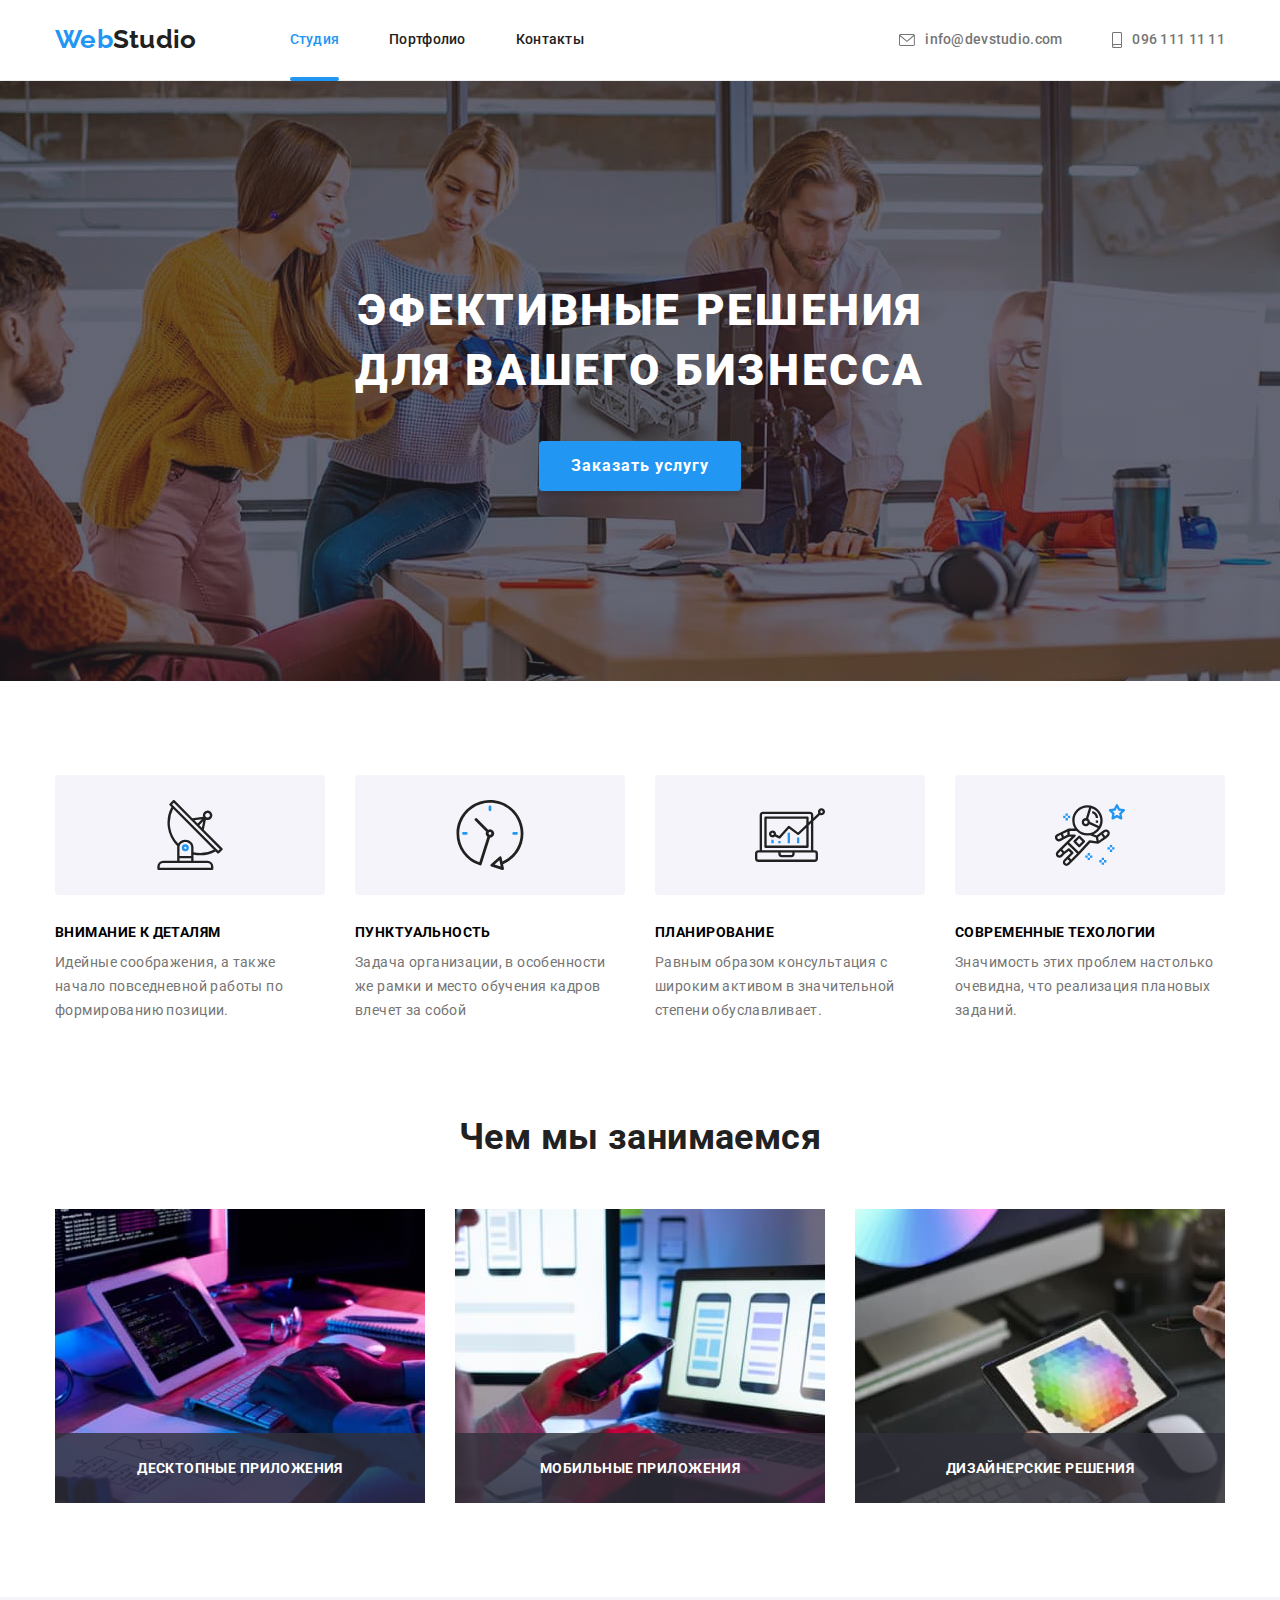
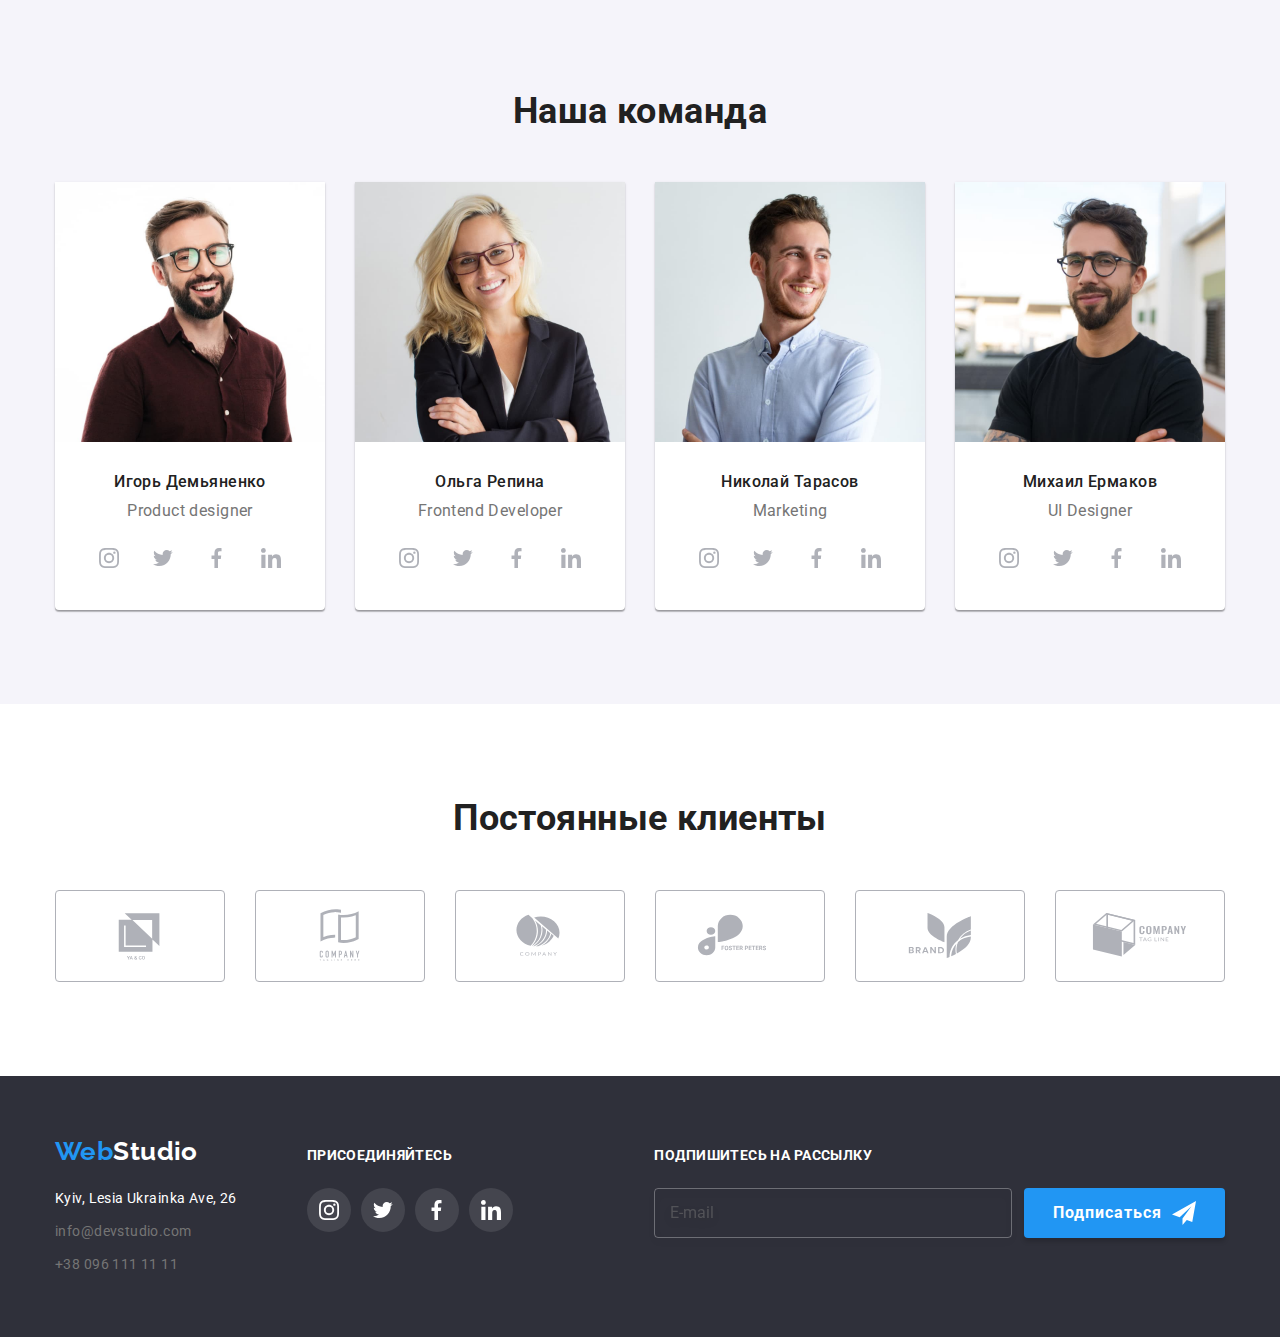
<file: index.html>
<!DOCTYPE html>
<html lang="ru">

<head>
  <meta charset="UTF-8" />
  <meta http-equiv="X-UA-Compatible" content="IE=edge" />
  <meta name="viewport" content="width=device-width, initial-scale=1.0" />
  <title>Document</title>
  <link rel="stylesheet"
    href="https://cdnjs.cloudflare.com/ajax/libs/modern-normalize/1.0.0/modern-normalize.min.css" />
  <link href="https://fonts.googleapis.com/css2?family=Raleway:wght@700&family=Roboto:wght@400;500;700;900&display=swap"
    rel="stylesheet" />
  <link rel="stylesheet" href="./css/style.css" />
</head>

<!--шапка сайта-->
<header class="page-header">
  <div class="header-container container">
    <nav class="nav">

      <a href="index.html" class="link logo">Web<span class="logo-studio">Studio</span></a>
      <ul class="list nav-list">

        <li class="nav-list-item"><a href="index.html" class="nav-link link blue">Студия</a></li>

        <li class="nav-list-item"><a href="portfolio.html" class="nav-link link">Портфолио</a></li>

        <li class="nav-list-item"><a href="" class="nav-link link">Контакты</a></li>
      </ul>
    </nav>
    <ul class="list contact-list">
      <li class="contact-list-item"><a href="mailto:info@devstudio.com" class="link contact-link"><svg
            class="icon mail-icon">
            <use href="./images/index_logo/symbol-defs.svg#icon-mailbox"></use>
          </svg>
          info@devstudio.com</a></li>

      <li class="contact-list-item"><a href="tel:+380961111111" class="link contact-link">
          <svg class="icon tel-icon">
            <use href="./images/index_logo/symbol-defs.svg#icon-smartphone"></use>
          </svg>
          096 111 11 11</a></li>
    </ul>

  </div>
</header>
<main>
  <!--главная страница-->

  <section class="hero">
    <div class="container">
      <h1 class="hero-title">Эфективные решения для вашего бизнесса</h1>
      <button type="button" class="hero-button" data-modal-open>Заказать услугу</button>
    </div>
  </section>

  <section class="description section">
    <div class="container">
      <h2 class="visually-hidden">Наши особенности</h2>
      <ul class="description-list list card-set">
        <li class="description-item">
          <div class="description-icon">
            <svg class="icon">
              <use href="./images/index_logo/symbol-defs.svg#icon-antenna-1"></use>
            </svg>
          </div>
          <h3 class="description-title">Внимание к деталям</h3>
          <p class="about-content">Идейные соображения, а также начало повседневной работы по формированию позиции.</p>
        </li>
        <li class="description-item">
          <div class="description-icon">
            <svg class="icon">
              <use href="./images/index_logo/symbol-defs.svg#icon-clock-2"></use>
            </svg>
          </div>
          <h3 class="description-title">Пунктуальность</h3>
          <p class="about-content">
            Задача организации, в особенности же рамки и место обучения кадров влечет за собой
          </p>
        </li>
        <li class="description-item">
          <div class="description-icon">
            <svg class="icon">
              <use href="./images/index_logo/symbol-defs.svg#icon-diagram-3"></use>
            </svg>
          </div>
          <h3 class="description-title">Планирование</h3>
          <p class="about-content">
            Равным образом консультация с широким активом в значительной степени обуславливает.
          </p>
        </li>
        <li class="description-item">
          <div class="description-icon">
            <svg class="icon">
              <use href="./images/index_logo/symbol-defs.svg#icon-astronaut-4"></use>
            </svg>
          </div>
          <h3 class="description-title">Современные техологии</h3>
          <p class="about-content">Значимость этих проблем настолько очевидна, что реализация плановых заданий.</p>
        </li>
      </ul>
    </div>
  </section>

  <section class="section about">
    <div class="container">
      <h2 class="section-title">Чем мы занимаемся</h2>
      <ul class="about-list list card-set">

        <li class="about-item">

          <img src="./images/computer.jpg" alt="комп" width="370" height="294" />
          <div class="about-card">
            <p class="about-text">ДЕСКТОПНЫЕ ПРИЛОЖЕНИЯ</p>
          </div>
        </li>
        <li class="about-item">

          <img src="./images/telephone.jpg" alt="телефон" width="370" height="294" />
          <div class="about-card">
            <p class="about-text">МОБИЛЬНЫЕ ПРИЛОЖЕНИЯ</p>

          </div>
        </li>
        <li class="about-item">

          <img src="./images/tablet.jpg" alt="планшет" width="370" height="294" />
          <div class="about-card">
            <p class="about-text">ДИЗАЙНЕРСКИЕ РЕШЕНИЯ</p>
          </div>


        </li>


      </ul>
    </div>
  </section>
  <section class="team section">
    <div class="container">
      <h2 class="section-title">Наша команда</h2>
      <ul class="team-list list card-set">
        <li class="team-item">
          <img src="./images/man1.jpg" alt="Игорь Демьяненко" width="270" height="260" />
          <div class="team-about">
            <h3 class="team-name">Игорь Демьяненко</h3>
            <p class="team-work">Product designer</p>

            <ul class="socials list">
              <li class="socials-item">
                <a class="socials-link link" href="" target="_blank" rel="noopener noreferrer" aria-label="instagram">
                  <svg class="socials-icon" width="20px" height="20px">
                    <use href="./images/index_logo/symbol-defs.svg#icon-instagram"></use>
                  </svg>
                </a>
              </li>
              <li class="socials-item">
                <a class="socials-link link" href="" target="_blank" rel="noopener noreferrer" aria-label="twitter">
                  <svg class="socials-icon" width="20" height="20">
                    <use href="./images/index_logo/symbol-defs.svg#icon-twitter"></use>
                  </svg>
                </a>
              </li>
              <li class="socials-item">
                <a class="socials-link link" href="" target="_blank" rel="noopener noreferrer" aria-label="facebook">
                  <svg class="socials-icon" width="20" height="20">
                    <use href="./images/index_logo/symbol-defs.svg#icon-facebook"></use>
                  </svg>
                </a>
              </li>
              <li class="socials-item">
                <a class="socials-link link" href="" target="_blank" rel="noopener noreferrer" aria-label="linkedin">
                  <svg class="socials-icon" width="20" height="20">
                    <use href="./images/index_logo/symbol-defs.svg#icon-linkedin"></use>
                  </svg>
                </a>
              </li>
            </ul>
          </div>
        </li>
        <li class="team-item">
          <img src="./images/women1.jpg" alt="Ольга Репина" width="270" height="260" />
          <div class="team-about">
            <h3 class="team-name">Ольга Репина</h3>
            <p class="team-work">Frontend Developer</p>
            <ul class="socials list">
              <li class="socials-item">
                <a class="socials-link link" href="" target="_blank" rel="noopener noreferrer" aria-label="instagram">
                  <svg class="socials-icon" width="20px" height="20px">
                    <use href="./images/index_logo/symbol-defs.svg#icon-instagram"></use>
                  </svg>
                </a>
              </li>
              <li class="socials-item">
                <a class="socials-link link" href="" target="_blank" rel="noopener noreferrer" aria-label="twitter">
                  <svg class="socials-icon" width="20" height="20">
                    <use href="./images/index_logo/symbol-defs.svg#icon-twitter"></use>
                  </svg>
                </a>
              </li>
              <li class="socials-item">
                <a class="socials-link link" href="" target="_blank" rel="noopener noreferrer" aria-label="facebook">
                  <svg class="socials-icon" width="20" height="20">
                    <use href="./images/index_logo/symbol-defs.svg#icon-facebook"></use>
                  </svg>
                </a>
              </li>
              <li class="socials-item">
                <a class="socials-link link" href="" target="_blank" rel="noopener noreferrer" aria-label="linkedin">
                  <svg class="socials-icon" width="20" height="20">
                    <use href="./images/index_logo/symbol-defs.svg#icon-linkedin"></use>
                  </svg>
                </a>
              </li>
            </ul>
          </div>
        </li>

        <li class="team-item">
          <img src="./images/man2.jpg" alt="Николай Тарасов" width="270" height="260" />
          <div class="team-about">

            <h3 class="team-name">Николай Тарасов</h3>
            <p class="team-work">Marketing</p>
            <ul class="socials list">
              <li class="socials-item">
                <a class="socials-link link" href="" target="_blank" rel="noopener noreferrer" aria-label="instagram">
                  <svg class="socials-icon" width="20px" height="20px">
                    <use href="./images/index_logo/symbol-defs.svg#icon-instagram"></use>
                  </svg>
                </a>
              </li>
              <li class="socials-item">
                <a class="socials-link link" href="" target="_blank" rel="noopener noreferrer" aria-label="twitter">
                  <svg class="socials-icon" width="20" height="20">
                    <use href="./images/index_logo/symbol-defs.svg#icon-twitter"></use>
                  </svg>
                </a>
              </li>
              <li class="socials-item">
                <a class="socials-link link" href="" target="_blank" rel="noopener noreferrer" aria-label="facebook">
                  <svg class="socials-icon" width="20" height="20">
                    <use href="./images/index_logo/symbol-defs.svg#icon-facebook"></use>
                  </svg>
                </a>
              </li>
              <li class="socials-item">
                <a class="socials-link link" href="" target="_blank" rel="noopener noreferrer" aria-label="linkedin">
                  <svg class="socials-icon" width="20" height="20">
                    <use href="./images/index_logo/symbol-defs.svg#icon-linkedin"></use>
                  </svg>
                </a>

              </li>

            </ul>
          </div>

        <li class="team-item">
          <img src="./images/man3.jpg" alt="Михаил Ермаков" width="270" height="260" />

          <div class="team-about">
            <h3 class="team-name">Михаил Ермаков</h3>
            <p class="team-work">UI Designer</p>
            <ul class="socials list">
              <li class="socials-item">
                <a class="socials-link link" href="" target="_blank" rel="noopener noreferrer" aria-label="instagram">
                  <svg class="socials-icon" width="20px" height="20px">
                    <use href="./images/index_logo/symbol-defs.svg#icon-instagram"></use>
                  </svg>
                </a>
              </li>
              <li class="socials-item">
                <a class="socials-link link" href="" target="_blank" rel="noopener noreferrer" aria-label="twitter">
                  <svg class="socials-icon" width="20" height="20">
                    <use href="./images/index_logo/symbol-defs.svg#icon-twitter"></use>
                  </svg>
                </a>
              </li>
              <li class="socials-item">
                <a class="socials-link link" href="" target="_blank" rel="noopener noreferrer" aria-label="facebook">
                  <svg class="socials-icon" width="20" height="20">
                    <use href="./images/index_logo/symbol-defs.svg#icon-facebook"></use>
                  </svg>
                </a>
              </li>
              <li class="socials-item">
                <a class="socials-link link" href="" target="_blank" rel="noopener noreferrer" aria-label="linkedin">
                  <svg class="socials-icon" width="20" height="20">
                    <use href="./images/index_logo/symbol-defs.svg#icon-linkedin"></use>
                  </svg>
                </a>
              </li>
            </ul>

          </div>

      </ul>



    </div>

  </section>
  <section class="client-section section">
    <div class="container">
      <h3 class="section-title">Постоянные клиенты</h3>
      <ul class="card-set list ">
        <li class="client-logo-item">
          <a class="client-link link" href="" target="_blank" rel="noopener noreferrer" aria-label="linkedin">
            <svg class="socials-icon-logo" width="106" height="60">
              <use href="./images/index_logo/symbol-defs.svg#icon-Logo"></use>
            </svg>
          </a>

        </li>
        <li class="client-logo-item">
          <a class="client-link link" href="" target="_blank" rel="noopener noreferrer" aria-label="linkedin">
            <svg class="socials-icon-logo" width="106" height="60">
              <use href="./images/index_logo/symbol-defs.svg#icon-Logo-1"></use>
            </svg>
          </a>
        </li>
        <li class="client-logo-item">
          <a class="client-link link" href="" target="_blank" rel="noopener noreferrer" aria-label="linkedin">
            <svg class="socials-icon-logo" width="106" height="60">
              <use href="./images/index_logo/symbol-defs.svg#icon-Logo-2"></use>
            </svg>
          </a>
        </li>
        <li class="client-logo-item">
          <a class="client-link link" href="" target="_blank" rel="noopener noreferrer" aria-label="linkedin">
            <svg class="socials-icon-logo" width="106" height="60">
              <use href="./images/index_logo/symbol-defs.svg#icon-Logo-3"></use>
            </svg>
          </a>
        </li>
        <li class="client-logo-item">
          <a class="client-link link" href="" target="_blank" rel="noopener noreferrer" aria-label="linkedin">
            <svg class="socials-icon-logo" width="106" height="60">
              <use href="./images/index_logo/symbol-defs.svg#icon-Logo-4"></use>
            </svg>
          </a>
        </li>
        <li class="client-logo-item">
          <a class="client-link link" href="" target="_blank" rel="noopener noreferrer" aria-label="linkedin">
            <svg class="socials-icon-logo" width="106" height="60">
              <use href="./images/index_logo/symbol-defs.svg#icon-Logo-5"></use>
            </svg>
          </a>
        </li>
      </ul>
    </div>
  </section>


</main>

<!--футер-->


<footer class="footer-section">
  <div class="container">
    <div class="footer-container">
      <div class="footer-adress">
        <a href="index.html" class="logo-footer link logo">Web<span class="logo-studio">Studio</span>
        </a>
        <address class="footer-adress">
          <ul class="adress-list list">
            <li class="adress-item">
              <a class="link map" href="https://goo.gl/maps/7oPvkChuXzZk7sUt8" target="_blank"
                rel="noreferrer noopener">Kyiv, Lesia Ukrainka Ave, 26</a>
            </li>
            <li class="adress-item">
              <a href="mailto:info@devstudio.com" class="link">info@devstudio.com</a>
            </li>
            <li class="adress-item">
              <a href="tel:+380961111111" class="link">+38 096 111 11 11</a>
            </li>
          </ul>
        </address>
      </div>
      <div class="footer-social-list list">
        <p class="footer-social-title">Присоединяйтесь</p>
        <ul class="socials list">
          <li class="socials-item">
            <a class="socials-link link" href="" target="_blank" rel="noopener noreferrer" aria-label="instagram">
              <svg class="footer-socials-icon" width="20px" height="20px">
                <use href="./images/index_logo/symbol-defs.svg#icon-instagram"></use>
              </svg>
            </a>
          </li>
          <li class="socials-item">
            <a class="socials-link link" href="" target="_blank" rel="noopener noreferrer" aria-label="twitter">
              <svg class="footer-socials-icon" width="20" height="20">
                <use href="./images/index_logo/symbol-defs.svg#icon-twitter"></use>
              </svg>
            </a>
          </li>
          <li class="socials-item">
            <a class="socials-link link" href="" target="_blank" rel="noopener noreferrer" aria-label="facebook">
              <svg class="footer-socials-icon" width="20" height="20">
                <use href="./images/index_logo/symbol-defs.svg#icon-facebook"></use>
              </svg>
            </a>
          </li>
          <li class="socials-item">
            <a class="socials-link link" href="" target="_blank" rel="noopener noreferrer" aria-label="linkedin">
              <svg class="footer-socials-icon" width="20" height="20">
                <use href="./images/index_logo/symbol-defs.svg#icon-linkedin"></use>
              </svg>
            </a>
          </li>
        </ul>
      </div>
      <div class="footer-subscribe">
        <p class="footer-social-title">Подпишитесь на рассылку</p>
        <form class="footer-form">
          <input type="email" class="footer-form-input" name="email" placeholder="E-mail" required>
          <button class="footer-button hero-button" type="submit">Подписаться
            <svg class="footer-icon-send" width="24px" height="24px" xmlns="http://www.w3.org/2000/svg">
              <path
                d="M24 0L0 13.5L7.66994 16.3407L19.5 5.25002L10.5017 17.3896L10.509 17.3923L10.5 17.3896V24.0001L14.8013 18.982L20.2501 21.0001L24 0Z" />
            </svg>
          </button>
        </form>
      </div>
    </div>
  </div>
</footer>
<!-- Модальное окно-->
<div class="backdrop is-hidden" data-modal>
  <div class="modal">
    <!-- Контент модального окна -->
    <form class="form" autocomplete="off">
      <strong class="form-title">Залиште свої дані, ми вам передзвонимо</strong>

      <div class="register-form-group" role="group">

        <label class="form-field" for="name">
          <span class="form-label">Имя</span>
          <span class = "form-block">
          <input type="text" class="form-input" id="name" required minlength="3">
          <svg class="register-form-icon" width="18" height="18">
            <use href="./js/img_modal/modal-sybol.svg#iconperson-black"></use>
          </svg>
        </span>
        </label>


        <label class="form-field" for="telephone">
          <span class="form-label">Телефон</span>
          <span class = "form-block">
          <input type="tel" class="form-input" name="phone" id="telephone" required maxlength="13">
          <svg class="register-form-icon" width="18" height="18">
            <use href="./js/img_modal/modal-sybol.svg#iconphone-black"></use>
          </svg>
        </span>
        </label>

        <label class="form-field" for="mail">
          <span class="form-label">Почта</span>
          <span class = "form-block">
          <input type="email" class="form-input" name="mail" id="mail" required>
              <svg class="register-form-icon" width="18" height="18">
            <use href="./js/img_modal/modal-sybol.svg#iconemail-black"></use>
          </svg>
          </span>
        </label>

        <label for="coment" class="form-field">
          <span class="form-label">Коментарий</span>
          <textarea class="form-input text-input" name="coment" id="coment" rows="3"
            placeholder="Введите текст"></textarea>
        </label>
      </div>
      <label class="label-checkbox">
        <input class="checkbox" type="checkbox" name="checkbox">
        <span class="checkbox-icon"></span>
        <span class="checkbox-span">Соглашаюсь с рассылкой и принимаю <a class="blue" href="#order-agree">Условия
            договора</a></span>
      </label>
   
      <button class="hero-button" type="submit">Отправить</button>
 </form>
<!-- close-modal-button -->
    <button class="modal-close-button" data-modal-close>
      <svg width="30" height="30" fill="none" xmlns="http://www.w3.org/2000/svg">
        <circle cx="15" cy="15" r="15" fill="#fff" />
        <circle cx="15" cy="15" r="14.5" stroke="#000" stroke-opacity=".1" />
        <path class="close-button-cross"
          d="M21 10.1 19.9 9l-4.4 4.4L11.1 9 10 10.1l4.4 4.4-4.4 4.4 1.1 1.1 4.4-4.4 4.4 4.4 1.1-1.1-4.4-4.4 4.4-4.4Z"
          fill="#000" />
      </svg>
    </button>

  </div>
</div> <!-- <div class="overlay-modal"></div> -->

<script src="./js/modal.js"></script>
</body>

</html>
</file>
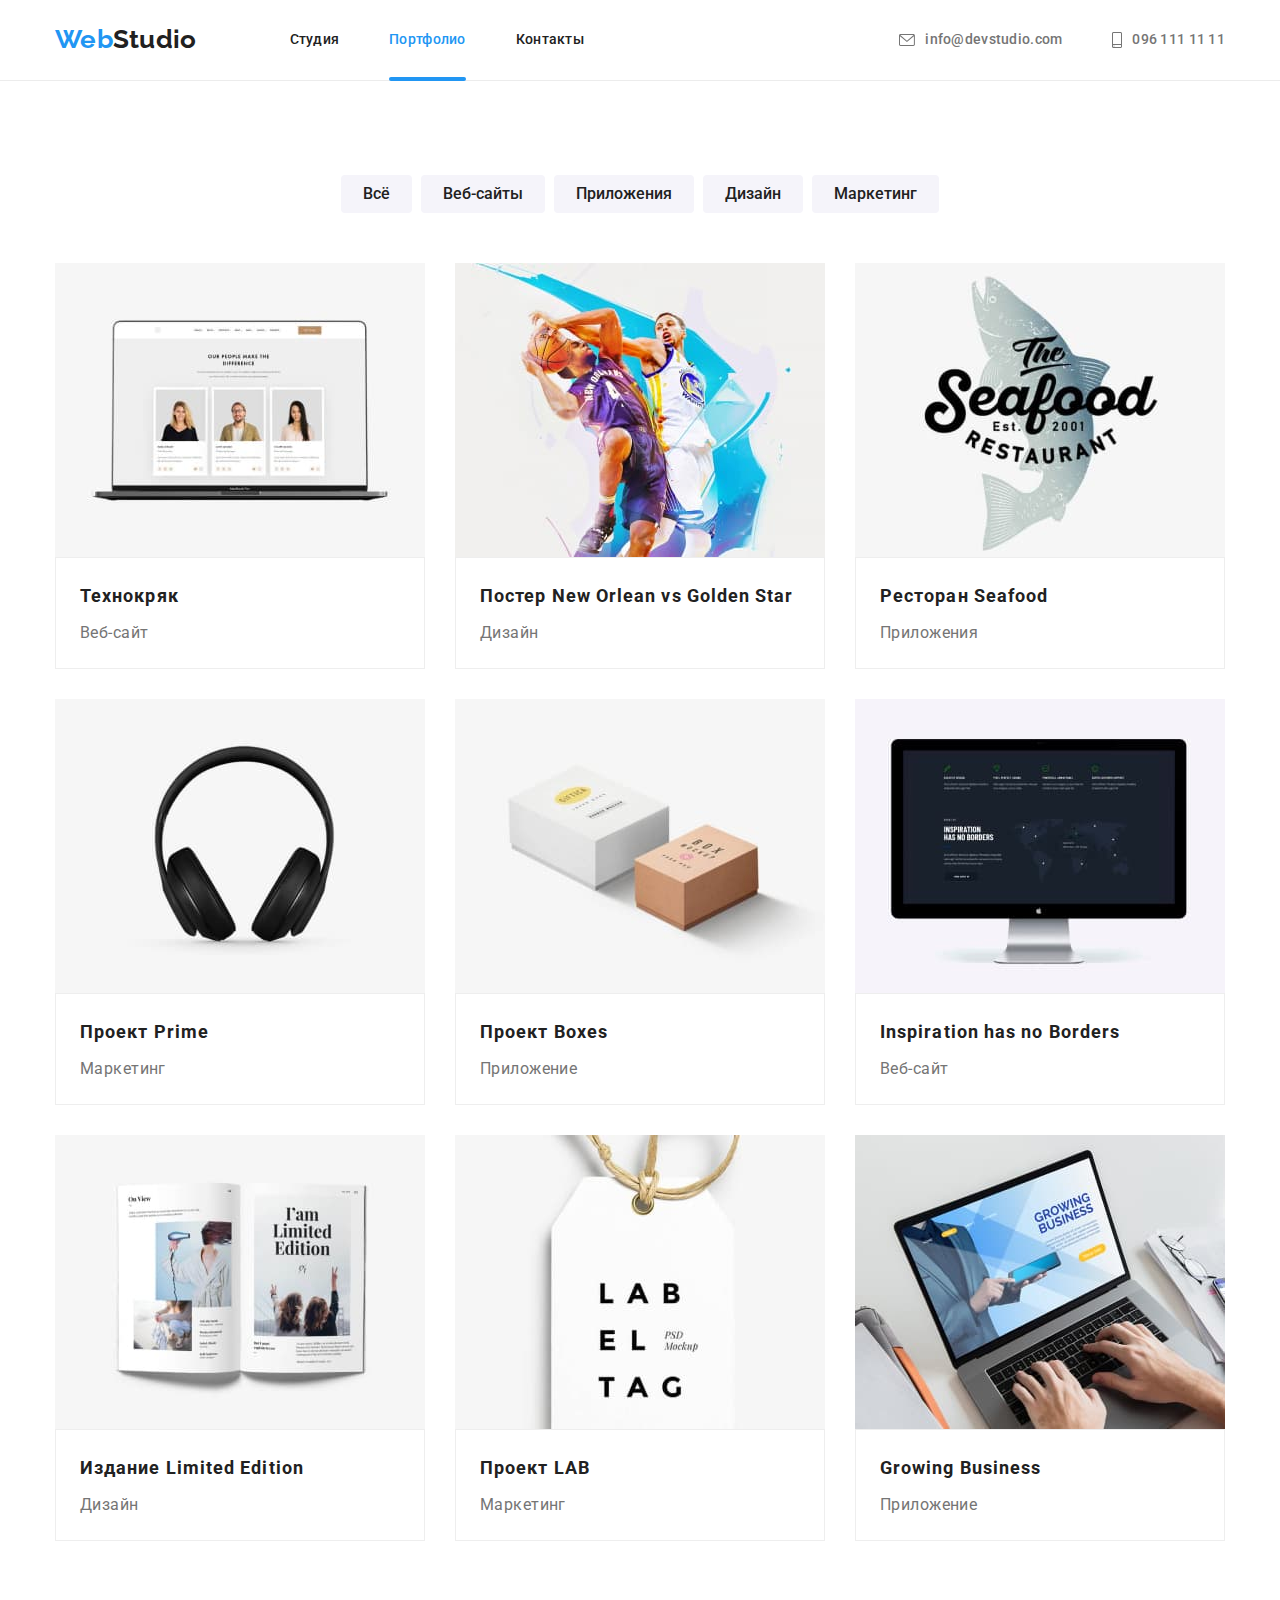
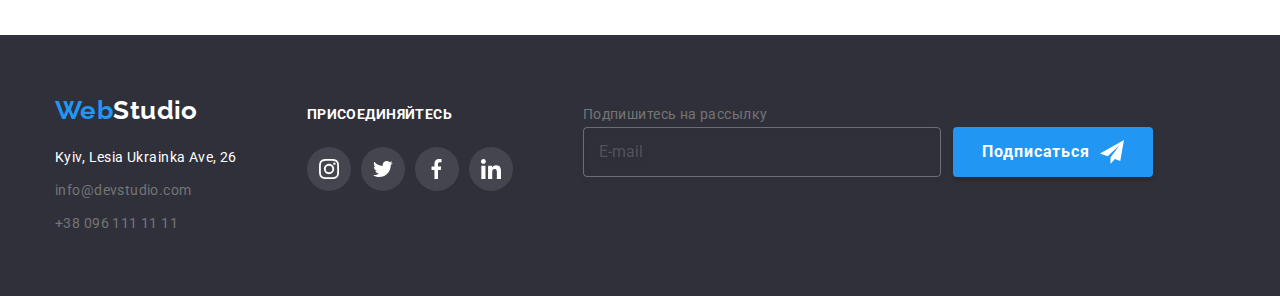
<file: portfolio.html>
<!DOCTYPE html>
<html lang="ru">
  <head>
    <meta charset="UTF-8" />
    <meta http-equiv="X-UA-Compatible" content="IE=edge" />
    <meta name="viewport" content="width=device-width, initial-scale=1.0" />
    <title>Document</title>
    <link
      rel="stylesheet"
      href="https://cdnjs.cloudflare.com/ajax/libs/modern-normalize/1.0.0/modern-normalize.min.css"
    />
    <link
      href="https://fonts.googleapis.com/css2?family=Raleway:wght@700&family=Roboto:wght@400;500;700;900&display=swap"
      rel="stylesheet"
    />
    <link rel="stylesheet" href="./css/style.css" />
  </head>

  <body>
    <!--шапка сайта-->
    <header class="page-header">
      <div class="header-container container">
        <nav class="nav">
          <a href="index.html" class="link logo">Web<span class="logo-studio">Studio</span></a>
          <ul class="list nav-list">
            <li class="nav-list-item"><a href="index.html" class="nav-link link">Студия</a></li>

            <li class="nav-list-item">
              <a href="portfolio.html" class="nav-link link blue">Портфолио</a>
            </li>

            <li class="nav-list-item"><a href="" class="nav-link link">Контакты</a></li>
          </ul>
        </nav>
        <ul class="list contact-list">
          <li class="contact-list-item"><a href="mailto:info@devstudio.com" class="link contact-link"><svg
                class="icon mail-icon">
                <use href="./images/index_logo/symbol-defs.svg#icon-mailbox"></use>
              </svg>
              info@devstudio.com</a></li>
    
          <li class="contact-list-item"><a href="tel:+380961111111" class="link contact-link">
              <svg class="icon tel-icon">
                <use href="./images/index_logo/symbol-defs.svg#icon-smartphone"></use>
              </svg>
              096 111 11 11</a></li>
        </ul>
      </div>
    </header>
    <main>
      <!--главная страница-->
      <section class="filter section">
        <div class="container">
          <h1 class="visually-hidden">Наши работы</h1>
          <ul class="filter-list list">
            <li class="filter-list-item">
              <button type="button" class="filter-button">Всё</button>
            </li>
            <li class="filter-list-item">
              <button type="button" class="filter-button">Веб-сайты</button>
            </li>
            <li class="filter-list-item">
              <button type="button" class="filter-button">Приложения</button>
            </li>
            <li class="filter-list-item">
              <button type="button" class="filter-button">Дизайн</button>
            </li>
            <li class="filter-list-item">
              <button type="button" class="filter-button">Маркетинг</button>
            </li>
          </ul>
          <!--портфолио-->
          <ul class="list portfolio-list card-set">
            <li class="portfolio-item">
             
              <a href="" class="link portfolio-link">
                <div class="project-overlay">
                <img src="./images/macbook_pro.jpg" alt="Технокряк" width="370" height="294" />
                <p class="overlay">Ресурс предлагает комплексные предложения с разным уровнем функционала и сервисов. Все это позволит посетителю получить исчерпывающие сведения о компании или частном лице.

                </p>
                </div>
                <div class="cards-content">
                  <h2 class="portfolio-title">Технокряк</h2>
                  <p class="portfolio-text">Веб-сайт</p>
                </div>
              </a>
            </li>
            <li class="portfolio-item">
              <a href="" class="link portfolio-link"
                >
                <div class="project-overlay">
                <img
                  src="./images/macbook_pro_2.jpg"
                  alt="Постер New Orlean vs Golden Star"
                  width="370"
                  height="294"
                />
                <p class="overlay">1Ресурс предлагает комплексные предложения с разным уровнем функционала и сервисов. Все это позволит посетителю получить исчерпывающие сведения о компании или частном лице.

                </p>
                </div>
                <div class="cards-content">
                  <h2 class="portfolio-title">Постер New Orlean vs Golden Star</h2>
                  <p class="portfolio-text">Дизайн</p>
                </div>
              </a>
            </li>
            <li class="portfolio-item">
              <a href="" class="link portfolio-link"
                ><div class="project-overlay"><img
                  src="./images/macbook_pro_3.jpg"
                  alt="Ресторан Seafood"
                  width="370"
                  height="294"
                /><p class="overlay">2Ресурс предлагает комплексные предложения с разным уровнем функционала и сервисов. Все это позволит посетителю получить исчерпывающие сведения о компании или частном лице.

                </p>
                </div>
                <div class="cards-content">
                  <h2 class="portfolio-title">Ресторан Seafood</h2>
                  <p class="portfolio-text">Приложения</p>
                </div>
              </a>
            </li>
            <li class="portfolio-item">
              <a href="" class="link portfolio-link"
                ><div class="project-overlay"><img
                  src="./images/macbook_pro_4.jpg"
                  alt="Проект Prime"
                  width="370"
                  height="294"
                /><p class="overlay">3Ресурс предлагает комплексные предложения с разным уровнем функционала и сервисов. Все это позволит посетителю получить исчерпывающие сведения о компании или частном лице.

                </p>
                </div>
                <div class="cards-content">
                  <h2 class="portfolio-title">Проект Prime</h2>
                  <p class="portfolio-text">Маркетинг</p>
                </div>
              </a>
            </li>
            <li class="portfolio-item">
              <a href="" class="link portfolio-link"
                ><div class="project-overlay"><img
                  src="./images/macbook_pro_5.jpg"
                  alt="Проект Boxes"
                  width="370"
                  height="294"
                /><p class="overlay">4Ресурс предлагает комплексные предложения с разным уровнем функционала и сервисов. Все это позволит посетителю получить исчерпывающие сведения о компании или частном лице.

                </p>
                </div>
                <div class="cards-content">
                  <h2 class="portfolio-title">Проект Boxes</h2>
                  <p class="portfolio-text">Приложение</p>
                </div>
              </a>
            </li>
            <li class="portfolio-item">
              <a href="" class="link portfolio-link"
                ><div class="project-overlay"><img
                  src="./images/macbook_pro_6.jpg"
                  alt="Inspiration has no Borders"
                  width="370"
                  height="294"
                /><p class="overlay">5Ресурс предлагает комплексные предложения с разным уровнем функционала и сервисов. Все это позволит посетителю получить исчерпывающие сведения о компании или частном лице.

                </p>
                </div>
                <div class="cards-content">
                  <h2 class="portfolio-title">Inspiration has no Borders</h2>
                  <p class="portfolio-text">Веб-сайт</p>
                </div>
              </a>
            </li>
            <li class="portfolio-item">
              <a href="" class="link portfolio-link"
                ><div class="project-overlay"><img
                  src="./images/macbook_pro_7.jpg"
                  alt="Издание Limited Edition"
                  width="370"
                  height="294"
                /><p class="overlay">6Ресурс предлагает комплексные предложения с разным уровнем функционала и сервисов. Все это позволит посетителю получить исчерпывающие сведения о компании или частном лице.

                </p>
                </div>

                <div class="cards-content">
                  <h2 class="portfolio-title">Издание Limited Edition</h2>
                  <p class="portfolio-text">Дизайн</p>
                </div>
              </a>
            </li>
            <li class="portfolio-item">
              <a href="" class="link portfolio-link"
                ><div class="project-overlay">
                <img src="./images/macbook_pro_8.jpg" alt="Проект LAB" width="370" height="294" />
                <p class="overlay">7Ресурс предлагает комплексные предложения с разным уровнем функционала и сервисов. Все это позволит посетителю получить исчерпывающие сведения о компании или частном лице.

                </p>
                </div>
                <div class="cards-content">
                  <h2 class="portfolio-title">Проект LAB</h2>
                  <p class="portfolio-text">Маркетинг</p>
                </div>
              </a>
            </li>
            <li class="portfolio-item">
              <a href="" class="link portfolio-link">
                <div class="project-overlay">
                  <img
                  src="./images/macbook_pro_9.jpg"
                  alt="Growing Business"
                  width="370"
                  height="294"
                /><p class="overlay">8Ресурс предлагает комплексные предложения с разным уровнем функционала и сервисов. Все это позволит посетителю получить исчерпывающие сведения о компании или частном лице.

                </p>
                </div>
                <div class="cards-content">
                  <h2 class="portfolio-title">Growing Business</h2>
                  <p class="portfolio-text">Приложение</p>
                </div>
              </a>
            </li>
          </ul>
        </div>
      </section>
    </main>
    <!--футер-->

    <!--футер-->

    <footer class="footer-section">
      <div class="container">
        <div class="footer-container">
          <div class="footer-adress">
            <a href="index.html" class="logo-footer link logo">Web<span class="logo-studio">Studio</span>
            </a>
            <address class="footer-adress">
              <ul class="adress-list list">
                <li class="adress-item">
                  <a class="link map" href="https://goo.gl/maps/7oPvkChuXzZk7sUt8" target="_blank"
                    rel="noreferrer noopener">Kyiv, Lesia Ukrainka Ave, 26</a>
                </li>
                <li class="adress-item">
                  <a href="mailto:info@devstudio.com" class="link">info@devstudio.com</a>
                </li>
                <li class="adress-item">
                  <a href="tel:+380961111111" class="link">+38 096 111 11 11</a>
                </li>
              </ul>
            </address>
          </div>
          <div class="footer-social-list list">
            <p class="footer-social-title">ПРИСОЕДИНЯЙТЕСЬ</p>
            <ul class="socials list">
              <li class="socials-item">
                <a class="socials-link link" href="" target="_blank" rel="noopener noreferrer" aria-label="instagram">
                  <svg class="footer-socials-icon" width="20px" height="20px">
                    <use href="./images/index_logo/symbol-defs.svg#icon-instagram"></use>
                  </svg>
                </a>
              </li>
              <li class="socials-item">
                <a class="socials-link link" href="" target="_blank" rel="noopener noreferrer" aria-label="twitter">
                  <svg class="footer-socials-icon" width="20" height="20">
                    <use href="./images/index_logo/symbol-defs.svg#icon-twitter"></use>
                  </svg>
                </a>
              </li>
              <li class="socials-item">
                <a class="socials-link link" href="" target="_blank" rel="noopener noreferrer" aria-label="facebook">
                  <svg class="footer-socials-icon" width="20" height="20">
                    <use href="./images/index_logo/symbol-defs.svg#icon-facebook"></use>
                  </svg>
                </a>
              </li>
              <li class="socials-item">
                <a class="socials-link link" href="" target="_blank" rel="noopener noreferrer" aria-label="linkedin">
                  <svg class="footer-socials-icon" width="20" height="20">
                    <use href="./images/index_logo/symbol-defs.svg#icon-linkedin"></use>
                  </svg>
                </a>
              </li>
            </ul>
          </div>
          <div>
            <p class="footer-form-title">Подпишитесь на рассылку</p>
            <form class="footer-form">
              <input type="email" class="footer-form-input" name="email" placeholder="E-mail" required>
              <button class="footer-button hero-button" type="submit">Подписаться
                <svg class="footer-icon-send" width="24px" height="24px" xmlns="http://www.w3.org/2000/svg">
                  <path
                    d="M24 0L0 13.5L7.66994 16.3407L19.5 5.25002L10.5017 17.3896L10.509 17.3923L10.5 17.3896V24.0001L14.8013 18.982L20.2501 21.0001L24 0Z" />
                </svg>
              </button>
            </form>
          </div>
        </div>
      </div>
    </footer>
  </body>
</html>
</file>
<file: css/style.css>
:root {
  --color-grey: #757575;
  --color-dark-grey: #212121;
  --color-light-blue: #2196f3;
  --color-white: #ffffff;
  --color-black: #000000;
  --color-footer-font: #2f303a;
  --color-filter-button: #f5f4fa;
  --color-footer-primary: rgba(255, 255, 255, 0.6);
  --color-border: 1px solid #eeeeee;
  --color-head-border: 1px solid #ececec;
  --color-social-links: #afb1b8;
  --color-bg-footer-social-links: rgba(255, 255, 255, 0.1);
  --color-client-border: 1px solid #afb1b8;
  --color-client-bord-hover: 1px solid #2196f3;
  --color-bg-about: rgba(47, 48, 58, 0.8);
  --color-overlay-portfolio: rgba(33, 150, 243, 0.9);
  --color-bg-overlay-modal-window: rgba(0, 0, 0, 0.2);
  --color-bg-hover-button-hero: #188ce8;
  --transition-duration: 250ms;
  --transition-function: cubic-bezier(0.4, 0, 0.2, 1);
  --icon-checked: ;
  --color-placeholder: rgba(117, 117, 117, 0.5);
}

/* transition-property: color, background-color;
  transition-duration: 250ms;
  transition-timing-function: ; */

.visually-hidden {
  position: absolute;
  width: 1px;
  height: 1px;
  margin: -1px;
  border: 0;
  padding: 0;
  white-space: nowrap;
  clip-path: inset(100%);
  clip: rect(0 0 0 0);
  overflow: hidden;
}

h1,
h2,
h3,
h4,
h5,
p {
  margin: 0;
}

ul,
ol {
  padding: 0;
  margin: 0;
}

img {
  display: block;
  max-width: 100%;
  height: auto;
}

.team-item img {
  margin-bottom: 30px;
}

body {
  font-weight: 400;
  font-size: 14px;
  line-height: 1.71;
  letter-spacing: 0.03em;
  color: var(--color-grey);
  font-family: 'Roboto', sans-serif;
}

.page-header {
  font-weight: 500;
  line-height: 1.14;
  letter-spacing: 0.02em;
  background: var(--color-white);
  border-bottom: var(--color-head-border);
}

.page-header .logo {
  margin-right: 93px;
}

.list {
  list-style-type: none;
}

.link {
  color: currentColor;
  text-decoration: none;
}

.container {
  width: 1200px;
  margin: 0 auto;
  padding-right: 15px;
  padding-left: 15px;
}

.section {
  padding-top: 94px;
  padding-bottom: 94px;
}

.nav-list {
  color: var(--color-dark-grey);
  display: flex;
  column-gap: 50px;
}

.nav {
  display: flex;
  align-items: center;
}

.contact-list-item:not(:last-child) {
  margin-right: 50px;
}

.nav-list .blue {
  color: var(--color-light-blue);
}

.logo {
  color: var(--color-light-blue);
  font-family: 'Raleway';
  font-style: normal;
  font-weight: 700;
  font-size: 26px;
  line-height: 1.2;
  /* margin-right: 93px; */
}

.logo-studio {
  color: var(--color-dark-grey);
}

.header-container {
  display: flex;
  align-items: center;
}

.link-container {
  display: flex;
}

.nav-list > .nav-link:not(:last-child) {
  margin-right: 50px;
}

.nav-list .link:hover,
.nav-list .link:focus {
  color: var(--color-light-blue);
}

.contact-list {
  margin-left: auto;
  display: flex;
  align-items: center;
}

.card-set {
  display: flex;
  /* Make a flex container multiline */
  flex-wrap: wrap;
  /* Set gap between rows and columns */
  gap: 30px;
  justify-content: center;
}

.description-item {
  flex-basis: calc((100% - 90px) / 4);
}

.about {
  padding-top: 0;
}

.about-item {
  flex-basis: calc((100% - 60px) / 3);
  position: relative;
}

.filter-list {
  margin-bottom: 50px;
  display: flex;
  column-gap: 9px;
  justify-content: center;
}

.filter-list-item {
  align-items: center;
}

.nav-list .blue::after,
.nav-link:hover::after,
.nav-link:focus::after {
  opacity: 1;
}
.nav-link::after {
  content: '';
  width: 100%;
  height: 4px;
  background-color: var(--color-light-blue);
  border-radius: 2px;
  position: absolute;
  display: block;
  opacity: 0;
  bottom: -1px;
  transition: opacity var(--transition-duration) var(--transition-function);
}

.nav-link {
  position: relative;
}

.nav-link,
.contact-link {
  display: flex;
  justify-content: center;
  padding-top: 32px;
  padding-bottom: 32px;
  align-items: center;
  transition: color var(--transition-duration) var(--transition-function);
}

.contact-link:hover,
.contact-link:focus {
  color: var(--color-light-blue);
}

.hero {
  text-align: center;
  background: var(--color-footer-font);
  padding-top: 200px;
  padding-bottom: 200px;
  background-image: linear-gradient(to right, rgba(47, 48, 58, 0.4), rgba(47, 48, 58, 0.4)),
    url(../images/index_logo/header-img.jpg);
  max-width: 1600px;
  height: 600px;
  margin-left: auto;
  margin-right: auto;
  background-repeat: no-repeat;
  background-size: cover;
  background-position: center;
}

.hero-title {
  font-weight: 900;
  font-size: 44px;
  line-height: 1.36;
  letter-spacing: 0.06em;
  text-transform: uppercase;

  color: var(--color-white);
  width: 642px;
  margin-left: auto;
  margin-right: auto;
  margin-bottom: 40px;
}

.hero-button {
  display: flex;
  justify-content: center;
  align-items: center;
  margin-left: auto;
  margin-right: auto;
  min-width: 200px;
  padding: 10px 32px;
  font-weight: 700;
  font-size: 16px;
  line-height: 1.875;
  letter-spacing: 0.06em;
  background: var(--color-light-blue);
  color: var(--color-white);
  box-shadow: 0px 4px 4px rgba(0, 0, 0, 0.15);
  border-radius: 4px;
  border: none;
  cursor: pointer;
  transition: background-color var(--transition-duration) var(--transition-function);
}

.hero-button:hover,
.hero-button:focus {
  background-color: var(--color-bg-hover-button-hero);
  outline: none;
}
/* Модальное окно */
.backdrop {
  position: fixed;
  top: 0;
  left: 0;
  width: 100%;
  height: 100%;
  background: var(--color-bg-overlay-modal-window);
  display: flex;
  align-items: center;
  justify-content: center;
  transition: opacity var(--transition-duration) var(--transition-function),
    visibility var(--transition-duration) var(--transition-function);
}

.modal {
  position: relative;
  z-index: 2;
  /* width: 528px;
  height: 581px; */
  background: var(--color-white);
  box-shadow: 0px 1px 3px rgba(0, 0, 0, 0.12), 0px 1px 1px rgba(0, 0, 0, 0.14),
    0px 2px 1px rgba(0, 0, 0, 0.2);
  border-radius: 4px;
  transition: transform var(--transition-duration) var(--transition-function);
  display: block;
  padding: 40px;
}
.backdrop.is-hidden .modal {
  transform: scale(0);
}

.modal-close-button {
  position: absolute;
  right: 8px;
  top: 8px;
  background: var(--color-white);
  border: none;
  display: flex;
  align-items: center;
  justify-content: center;
  opacity: 0.7;
  cursor: pointer;
  padding: 0;
}

.is-hidden {
  opacity: 0;
  visibility: hidden;
  pointer-events: none;
}

.modal-close-button:hover .close-button-cross,
.modal-close-button:focus .close-button-cross 
{
  fill: var(--color-light-blue);
}

/* разметка модального окна */
.register-form-group {
  margin-bottom: 20px;
}

.form-title {
  display: block;
  margin-bottom: 12px;
  text-align: center;
  font-weight: 700;
  font-size: 20px;
  line-height: 23px;
  color: var(--color-dark-grey);
}
.form-input {
  width: 100%;
  height: 40px;
  padding: 10px;
  padding-left: 42px;
  margin: 0;
  background: var(--color-white);
  border: 1px solid rgba(33, 33, 33, 0.2);
  border-radius: 4px;
  resize: none;
  outline: transparent;
  transition: border var(--transition-duration) var(--transition-function),
  fill var(--transition-duration) var(--transition-function);
}

.form-input:focus,
.form-input:hover {
  border-color: var(--color-light-blue);
  cursor: pointer;
}
.form-input:focus + .register-form-icon,
.form-input:hover + .register-form-icon {
  fill: var(--color-light-blue);
}

.text-input {
  height: 120px;
  padding: 12px 16px;
  position: relative;
  font-weight: 400;
font-size: 12px;
line-height: 14px;
letter-spacing: 0.01em;
}

::-webkit-input-placeholder { /* WebKit browsers */
  color: var(--color-placeholder)
}


.form-label {
  transition: transform var(--transition-duration) var(--transition-function);
  font-size: 12px;
  line-height: calc(14 / 12);
  /* identical to box height */
  letter-spacing: 0.01em;
  margin-bottom: 4px;
  
}

.form-block {
  position: relative;
}
.modal-svg {
  background-color: var(--color-bg-hover-button-hero);
}



.form-field {
  display: flex;
  flex-direction: column;
}

.form-field:not(:last-child) {
  margin-bottom: 10px;
}
.register-form-icon {
  position: absolute;
  top: 50%;
  transform: translateY(-50%);
  left: 12px;
}

/* чекбокс */

.label-checkbox {
  margin-bottom: 20px;
  display: flex;
  justify-content: center;
  align-items: center;
  gap: 8px;
  align-content: center;
  cursor: pointer;
}



.checkbox:checked + .checkbox-icon {
  width: 16px;
  height: 15px;
  background-image: url(../js/img_modal/icon-check.svg);
  background-color: var(--color-light-blue);
  border-color: var(--color-light-blue);
  background-size: contain;
}

.checkbox:hover + .checkbox-icon,
.checkbox:focus + .checkbox-icon {
  border-color: var(--color-light-blue);
transition: border-color var(--transition-duration) var(--transition-function);
}

.checkbox {
  -webkit-appearance: none;
  -moz-appearance: none;
  appearance: none;

  /* position: absolute; */
}

.checkbox-icon {
  display: block;
  height: 15px;
  width: 16px;
  border: 2px solid var(--color-dark-grey);
  border-radius: 4px;
}
.checkbox-span .blue {
  color: var(--color-light-blue);
}

/* конец модального окна */

.description-title {
  font-weight: 700;
  font-size: 14px;
  line-height: 1.14;
  text-transform: uppercase;
  color: var(--color-black);
  margin-bottom: 10px;
}

.section-title {
  margin-bottom: 50px;
  font-weight: 700;
  font-size: 36px;
  line-height: 1.16;
  color: var(--color-dark-grey);
  text-align: center;
}

.about-card {
  width: 100%;
  position: absolute;
  bottom: 0;
  left: 0;
  width: 100%;
  font-weight: 700;
  background-color: var(--color-bg-about);
  line-height: 16px;
  text-align: center;
  text-transform: uppercase;
  color: var(--color-white);
  padding: 27px;
}

.team-item {
  box-shadow: 0px 1px 3px rgba(0, 0, 0, 0.12), 0px 1px 1px rgba(0, 0, 0, 0.14),
    0px 2px 1px rgba(0, 0, 0, 0.2);
  border-radius: 0px 0px 4px 4px;
  background-color: var(--color-white);
  flex-basis: calc((100% - 90px) / 4);
  padding-bottom: 30px;
}

.team {
  background: var(--color-filter-button);
}

.team-name {
  font-weight: 500;
  font-size: 16px;
  line-height: 1.19;
  /* identical to box height */
  text-align: center;
  color: var(--color-dark-grey);
  margin-bottom: 10px;
}

.team-work {
  text-align: center;
  font-size: 16px;
  line-height: 1.19;
  /* identical to box height */
  margin-bottom: 16px;
}

.team-about {
  align-items: center;
  background-color: var(--color-white);
  border-radius: 0px 0px 4px 4px;
  padding: 0;
  margin: 0;
}

.adress-item:hover,
.adress-item:focus {
  color: var(--color-light-blue);
}

.adress-item:not(:last-child) {
  margin-bottom: 9px;
}

.adress-item {
  transition: color var(--transition-duration) var(--transition-function);
}

/* футер */

.map {
  color: var(--color-white);
  transition: color var(--transition-duration) var(--transition-function);
}

.map:hover,
.map:focus {
  color: var(--color-light-blue);
}

.footer-section {
  background: var(--color-footer-font);
  padding-top: 60px;
  padding-bottom: 60px;
}

.footer-section .logo-studio {
  color: var(--color-white);
}

/* инпут футер */

.footer-form {

  display: flex;
}



.footer-form-input {
  min-width: 358px;
  color: var(--color-white);
  margin-right: 12px;
  padding: 15px;
  font-size: 16px;
  background-color: transparent;
  border: 1px solid rgba(255, 255, 255, 0.3);
  filter: drop-shadow(0px 4px 4px rgba(0, 0, 0, 0.15));
  border-radius: 4px;
}

.footer-icon-send {
  fill: currentColor;
}

.footer-button {
  display: flex;
  padding: 10px 29px;
  justify-content: center;
  align-items: center;
  gap: 10px;
}
/* портфолио */
.filter-button {
  font-family: 'Roboto';
  font-style: normal;
  font-weight: 500;
  font-size: 16px;
  line-height: 1.62;
  background: var(--color-filter-button);
  color: var(--color-dark-grey);
  cursor: pointer;
  outline: none;
  border: none;
  padding: 6px 22px;
  height: 38px;
  border-radius: 4px;
  transition: color var(--transition-duration) var(--transition-function),
    box-shadow var(--transition-duration) var(--transition-function),
    background-color var(--transition-duration) var(--transition-function);
}

.filter-button:hover,
.filter-button:focus {
  background-color: var(--color-light-blue);
  color: var(--color-filter-button);
  box-shadow: 0px 3px 1px rgba(0, 0, 0, 0.1), 0px 1px 2px rgba(0, 0, 0, 0.08),
    0px 2px 2px rgba(0, 0, 0, 0.12);
  outline: none;
  /* shadow-middle */
}

.container .logo-footer {
  margin-bottom: 20px;
  display: inline-block;
}

.footer-adress {
  font-style: normal;
  white-space: nowrap;
}

.portfolio-list {
  font-size: 16px;
  line-height: 1.87;
  /* identical to box height, or 188% */
}
.portfolio-link {
  display: inline-block;
  transition: box-shadow var(--transition-duration) var(--transition-function);
  outline: none;
}
.project-overlay {
  position: relative;
  overflow: hidden;
}
.overlay {
  position: absolute;
  bottom: 0;
  right: 0;
  width: 100%;
  height: 100%;
  color: var(--color-white);
  font-size: 18px;
  line-height: 28px;
  /* or 156% */
  letter-spacing: 0.03em;
  background-color: var(--color-overlay-portfolio);
  transform: translatey(100%);
  transition: transform 250ms ease;
  padding: 63px 24px;
  opacity: 0;
}

.portfolio-link:hover .overlay,
.portfolio-link:focus .overlay {
  transform: translatex(0);
  opacity: 1;
}
.portfolio-item {
  flex-basis: calc((100% - 60px) / 3);
}

.portfolio-link:hover,
.portfolio-link:focus {
  box-shadow: 0px 1px 1px rgba(0, 0, 0, 0.12), 0px 4px 4px rgba(0, 0, 0, 0.06),
    1px 4px 6px rgba(0, 0, 0, 0.16);
}

.portfolio-title {
  font-weight: 700;
  font-size: 18px;
  line-height: 2;
  /* identical to box height, or 200% */
  letter-spacing: 0.06em;
  color: var(--color-dark-grey);
  margin-bottom: 4px;
}

.cards-content {
  padding: 20px 24px;
  border: var(--color-border);
}

/*----- описание логотипов---- */
.mail-icon {
  width: 16px;
  height: 12px;
}

.icon:hover {
  fill: currentColor;
}

.tel-icon {
  width: 10px;
  height: 16px;
}

.contact-list .icon {
  fill: currentColor;
  margin-right: 10px;
}

.description-icon {
  display: flex;
  height: 120px;
  background-color: var(--color-filter-button);
  border-radius: 4px;
  column-gap: 30px;
  margin-bottom: 30px;
  justify-content: center;
  align-items: center;
}

.description-icon .icon {
  height: 70px;
  width: 70px;
  justify-self: center;
}

/**|=======
   |социальные 
   |=======
*/
.socials {
  display: flex;
  align-items: center;
  justify-content: center;
  gap: 10px;
}

.socials-link {
  display: flex;
  align-items: center;
  justify-content: center;
  width: 44px;
  height: 44px;
  background-color: var(--color-white);
  border-radius: 50%;
  outline: none;
  transition: background-color var(--transition-duration) var(--transition-function);
}

.socials-icon {
  fill: var(--color-social-links);
  transition: background-color var(--transition-duration) var(--transition-function),
    fill var(--transition-duration) var(--transition-function);
}

.socials-link:hover,
.socials-link:focus,
.socials-link:active {
  background-color: var(--color-light-blue);
}

.socials-link:hover .socials-icon,
.socials-link:active .socials-icon,
.socials-link:focus .socials-icon {
  fill: var(--color-white);
}

.footer-social-title {
  color: var(--color-white);
  margin-bottom: 20px;
  font-weight: 700;
  text-transform: uppercase;
}

.footer-container {
  display: flex;
 gap: 70px;
 align-items: baseline;
}
.footer-subscribe {
  margin-left: auto; 
}

.footer-socials-icon {
  fill: var(--color-white);
}
.footer-section .socials-link {
  background-color: var(--color-bg-footer-social-links);
}

.footer-section .socials-link:hover,
.footer-section .socials-link:focus {
  background-color: var(--color-light-blue);
}

.client-list {
  display: flex;
  align-items: center;
  justify-content: center;
  gap: 30px;
}
.client-logo-item {
  flex-basis: calc((100% - 150px) / 6);
}
.client-link {
  display: flex;
  align-items: center;
  justify-content: center;
  height: 92px;
  border: var(--color-client-border);
  outline: none;
  border-radius: 4px;
  cursor: pointer;
  transition: border var(--transition-duration) var(--transition-function),
    fill var(--transition-duration) var(--transition-function);
}

.socials-icon-logo {
  fill: var(--color-social-links);
  transition: fill var(--transition-duration) var(--transition-function);
}

.client-link:hover,
.client-link:focus {
  border: var(--color-client-bord-hover);
}

.client-link:hover .socials-icon-logo,
.client-link:focus .socials-icon-logo {
  fill: var(--color-light-blue);
}
</file>
